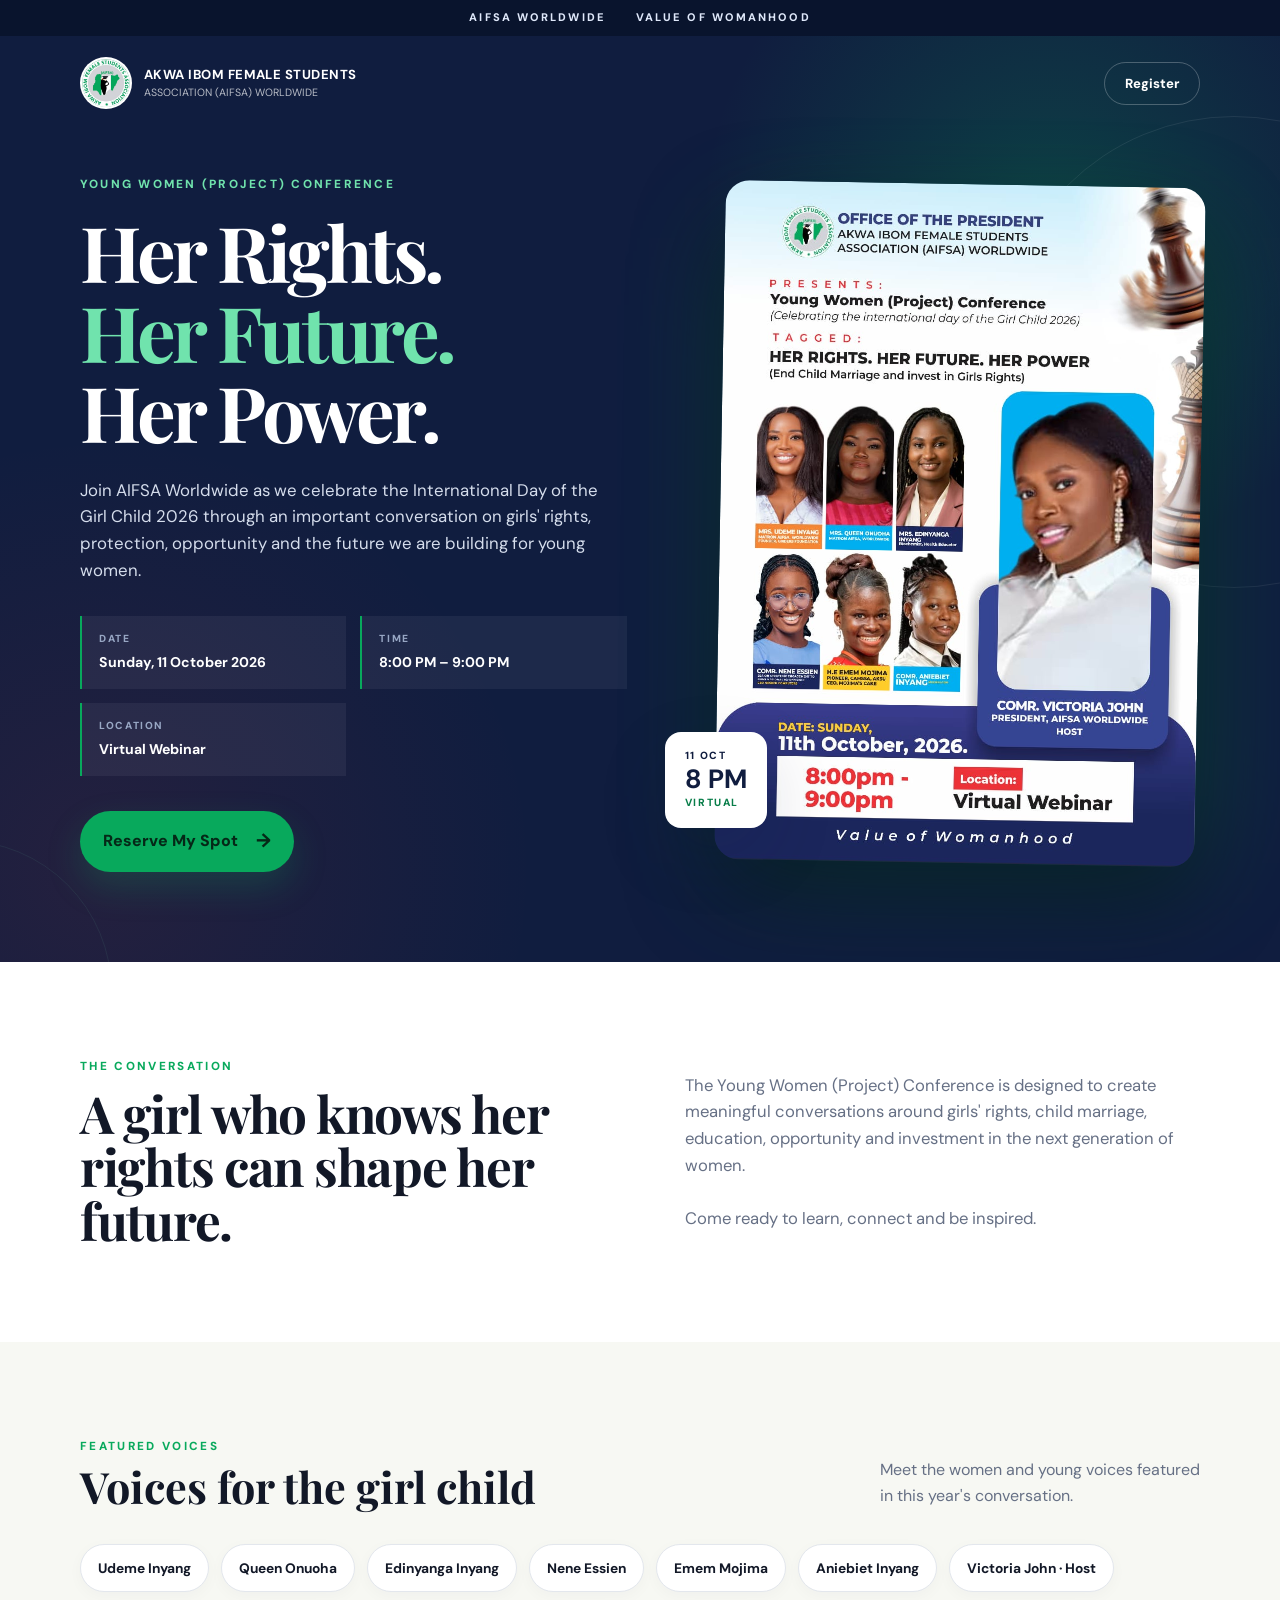
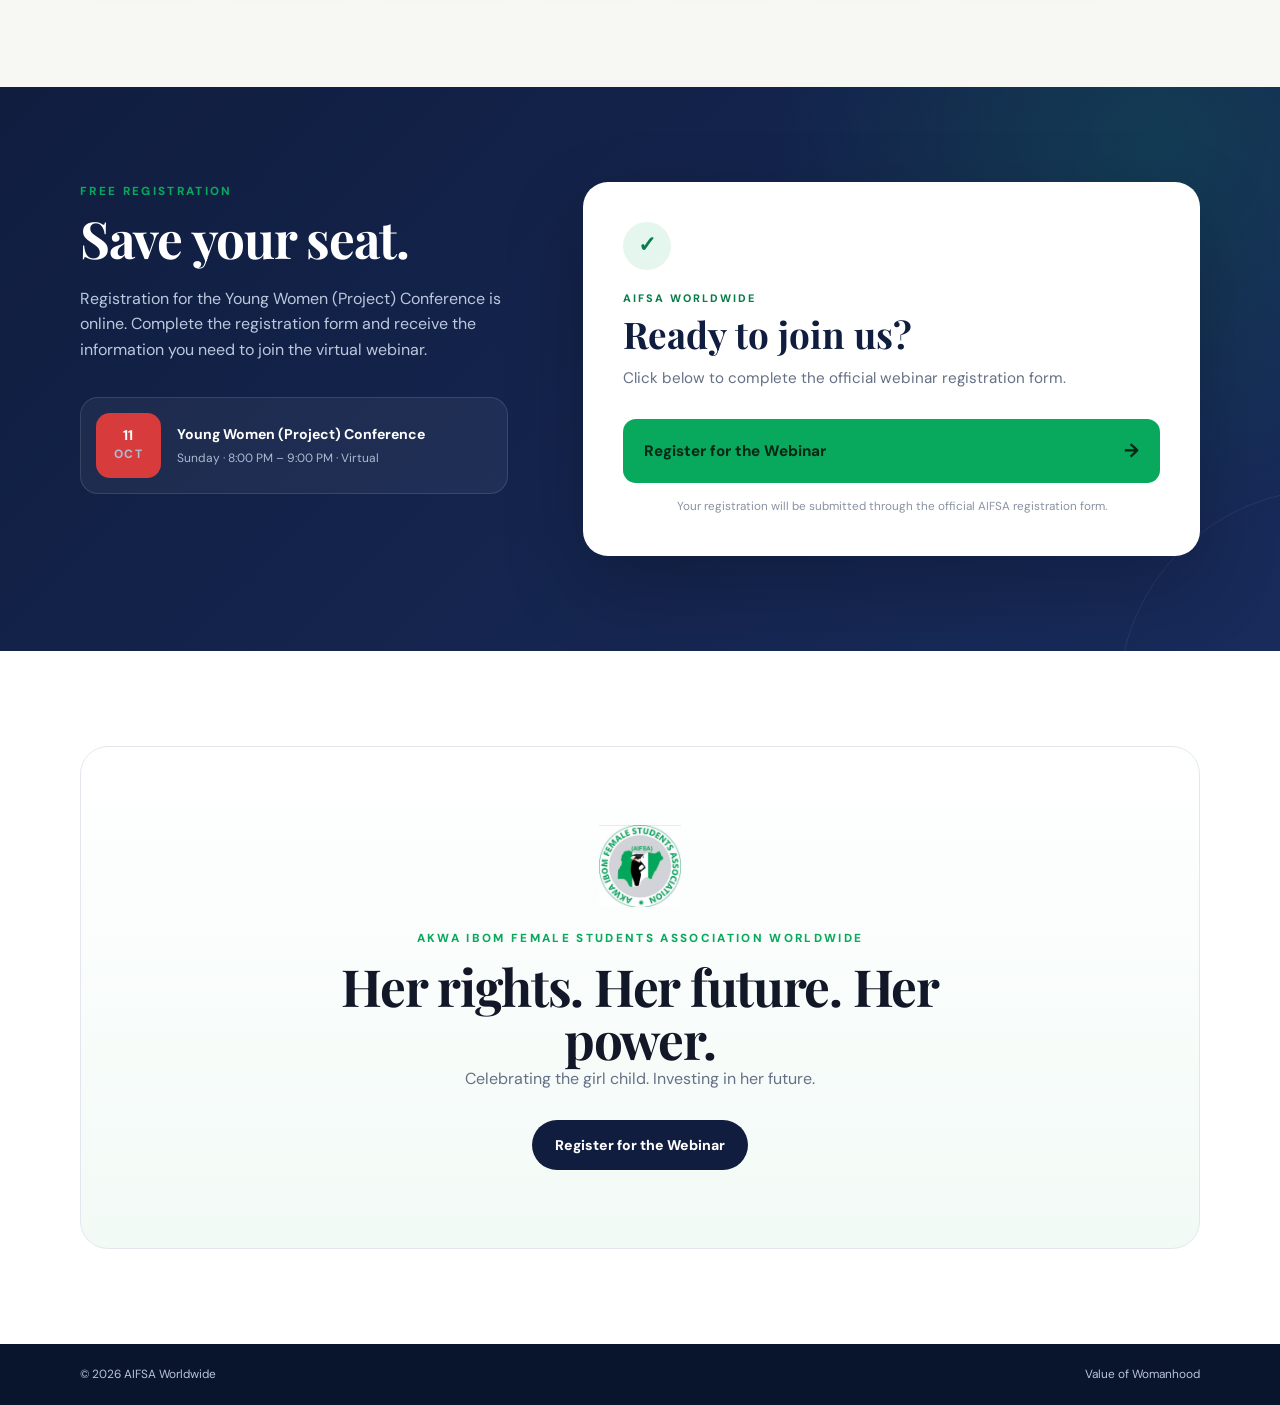
<file: index.html>
<!DOCTYPE html>
<html lang="en">
<head>
  <meta charset="UTF-8">

  <meta
    name="viewport"
    content="width=device-width, initial-scale=1.0"
  >

  <meta
    name="theme-color"
    content="#101d3f"
  >

  <meta
    name="description"
    content="AIFSA Worldwide Young Women (Project) Conference 2026 — Her Rights. Her Future. Her Power."
  >

  <title>
    AIFSA Young Women Conference 2026 | Registration
  </title>

  <!-- Google Fonts -->
  <link rel="preconnect" href="https://fonts.googleapis.com">

  <link
    rel="preconnect"
    href="https://fonts.gstatic.com"
    crossorigin
  >

  <link
    href="https://fonts.googleapis.com/css2?family=DM+Sans:wght@400;500;600;700;800&family=Playfair+Display:wght@600;700&display=swap"
    rel="stylesheet"
  >

  <!-- Main stylesheet -->
  <link rel="stylesheet" href="style.css">
</head>

<body>

  <!-- ======================================================
       TOP BAR
  ======================================================= -->

  <div class="topbar">

    <span>AIFSA WORLDWIDE</span>

    <span>VALUE OF WOMANHOOD</span>

  </div>


  <!-- ======================================================
       HERO
  ======================================================= -->

  <header class="hero">

    <nav class="nav container">

      <a
        href="#top"
        class="brand"
        aria-label="AIFSA Worldwide"
      >

        <img
          src="assets/aifsa-logo.png"
          alt="AIFSA Worldwide Logo"
        >

        <span>

          <strong>
            AKWA IBOM FEMALE STUDENTS
          </strong>

          <small>
            ASSOCIATION (AIFSA) WORLDWIDE
          </small>

        </span>

      </a>


      <a
        href="#register"
        class="nav-btn"
      >
        Register
      </a>

    </nav>


    <div
      class="hero-grid container"
      id="top"
    >

      <!-- HERO TEXT -->

      <div class="hero-copy">

        <p class="eyebrow">
          YOUNG WOMEN (PROJECT) CONFERENCE
        </p>


        <h1>

          Her Rights.
          <br>

          <em>Her Future.</em>
          <br>

          Her Power.

        </h1>


        <p class="lead">

          Join AIFSA Worldwide as we celebrate the
          International Day of the Girl Child 2026
          through an important conversation on girls'
          rights, protection, opportunity and the future
          we are building for young women.

        </p>


        <!-- EVENT INFORMATION -->

        <div class="event-meta">

          <div>

            <span>DATE</span>

            <strong>
              Sunday, 11 October 2026
            </strong>

          </div>


          <div>

            <span>TIME</span>

            <strong>
              8:00 PM – 9:00 PM
            </strong>

          </div>


          <div>

            <span>LOCATION</span>

            <strong>
              Virtual Webinar
            </strong>

          </div>


        </div>


        <a
          href="#register"
          class="primary-btn"
        >

          Reserve My Spot

          <span>→</span>

        </a>

      </div>


      <!-- FLYER -->

      <div class="hero-art">

        <div class="glow"></div>

        <img
          src="assets/webinar-flyer.jpg"
          alt="AIFSA Young Women Project Conference 2026 flyer"
        >


        <div class="floating-card">

          <span>
            11 OCT
          </span>

          <strong>
            8 PM
          </strong>

          <small>
            VIRTUAL
          </small>

        </div>

      </div>

    </div>

  </header>



  <!-- ======================================================
       MAIN CONTENT
  ======================================================= -->

  <main>


    <!-- ====================================================
         CONVERSATION SECTION
    ===================================================== -->

    <section class="statement section">

      <div class="container statement-grid">

        <div>

          <p class="section-label">
            THE CONVERSATION
          </p>


          <h2>
            A girl who knows her rights
            can shape her future.
          </h2>

        </div>


        <p>

          The Young Women (Project) Conference is
          designed to create meaningful conversations
          around girls' rights, child marriage,
          education, opportunity and investment in
          the next generation of women.

          <br><br>

          Come ready to learn, connect and be inspired.

        </p>

      </div>

    </section>



    <!-- ====================================================
         SPEAKERS
    ===================================================== -->

    <section class="speakers section">

      <div class="container">

        <div class="section-heading">

          <div>

            <p class="section-label">
              FEATURED VOICES
            </p>

            <h2>
              Voices for the girl child
            </h2>

          </div>


          <p>

            Meet the women and young voices
            featured in this year's conversation.

          </p>

        </div>


        <div class="speaker-strip">

          <span>
            Udeme Inyang
          </span>

          <span>
            Queen Onuoha
          </span>

          <span>
            Edinyanga Inyang
          </span>

          <span>
            Nene Essien
          </span>

          <span>
            Emem Mojima
          </span>

          <span>
            Aniebiet Inyang
          </span>

          <span>
            Victoria John · Host
          </span>

        </div>

      </div>

    </section>



    <!-- ====================================================
         REGISTRATION
    ===================================================== -->

    <section
      class="register section"
      id="register"
    >

      <div class="container register-grid">


        <!-- REGISTRATION INTRO -->

        <div class="register-intro">

          <p class="section-label">
            FREE REGISTRATION
          </p>


          <h2>
            Save your seat.
          </h2>


          <p>

            Registration for the Young Women
            (Project) Conference is online.

            Complete the registration form and
            receive the information you need
            to join the virtual webinar.

          </p>


          <div class="mini-event">

            <div class="date-box">

              <strong>
                11
              </strong>

              <span>
                OCT
              </span>

            </div>


            <div>

              <strong>
                Young Women (Project) Conference
              </strong>

              <span>
                Sunday · 8:00 PM – 9:00 PM · Virtual
              </span>

            </div>

          </div>

        </div>



        <!-- =================================================
             GOOGLE FORM REGISTRATION CARD
        ================================================== -->

        <div class="registration-form">

          <div class="form-icon">
            ✓
          </div>


          <p class="form-eyebrow">
            AIFSA WORLDWIDE
          </p>


          <h3>
            Ready to join us?
          </h3>


          <p class="form-description">

            Click below to complete the official
            webinar registration form.

          </p>


          <a
            href="https://forms.gle/yBCSRHPm3ZaFPMj28"
            class="submit-btn"
            target="_blank"
            rel="noopener noreferrer"
          >

            <span>
              Register for the Webinar
            </span>

            <span>
              →
            </span>

          </a>


          <p class="form-note">

            Your registration will be submitted
            through the official AIFSA registration form.

          </p>

        </div>

      </div>

    </section>



    <!-- ====================================================
         FLYER / FINAL CTA
    ===================================================== -->

    <section class="closing section">

      <div class="container closing-card">

        <img
          src="assets/aifsa-logo.png"
          alt="AIFSA Worldwide"
        >


        <p class="section-label">

          AKWA IBOM FEMALE STUDENTS
          ASSOCIATION WORLDWIDE

        </p>


        <h2>

          Her rights.
          Her future.
          Her power.

        </h2>


        <p>

          Celebrating the girl child.
          Investing in her future.

        </p>


        <a
          href="#register"
          class="secondary-btn"
        >

          Register for the Webinar

        </a>

      </div>

    </section>

  </main>



  <!-- ======================================================
       FOOTER
  ======================================================= -->

  <footer>

    <div class="container footer-inner">

      <span>
        © 2026 AIFSA Worldwide
      </span>

      <span>
        Value of Womanhood
      </span>

    </div>

  </footer>



  <!-- ======================================================
       JAVASCRIPT
  ======================================================= -->

  <script>

    /*
      ======================================================
      AIFSA WEBINAR REGISTRATION

      Replace:

      YOUR_GOOGLE_FORM_LINK_HERE

      with the exact Google Form link you already created.

      Example:

      https://docs.google.com/forms/d/e/XXXXXXXX/viewform

      Nothing else in this file needs to change.
      ======================================================
    */


    const registrationLink =
      "YOUR_GOOGLE_FORM_LINK_HERE";


    /*
      Apply the registration link to every
      registration button on the page.
    */

    document
      .querySelectorAll(
        'a[href="YOUR_GOOGLE_FORM_LINK_HERE"]'
      )
      .forEach(button => {

        button.href = registrationLink;

      });


  </script>

</body>
</html>
</file>
<file: style.css>
/* ==========================================================
   AIFSA YOUNG WOMEN (PROJECT) CONFERENCE 2026
   STANDALONE WEBINAR REGISTRATION PAGE
   ========================================================== */


/* ==========================================================
   ROOT
   ========================================================== */

:root {
  --navy: #101d3f;
  --navy-dark: #0a142d;
  --navy-light: #182b5b;

  --green: #08a95c;
  --green-dark: #087d49;
  --green-light: #70e3ad;

  --red: #d83b3b;
  --gold: #e5b84d;

  --cream: #f7f8f3;
  --white: #ffffff;

  --ink: #121827;
  --muted: #667085;
  --line: #e3e7ed;

  --shadow: 0 25px 70px rgba(16, 29, 63, 0.14);

  --radius: 24px;
}


/* ==========================================================
   RESET
   ========================================================== */

* {
  margin: 0;
  padding: 0;
  box-sizing: border-box;
}

html {
  scroll-behavior: smooth;
}

body {
  font-family: "DM Sans", sans-serif;
  color: var(--ink);
  background: var(--cream);
  line-height: 1.6;
  overflow-x: hidden;
}

img {
  display: block;
  max-width: 100%;
}

a {
  color: inherit;
  text-decoration: none;
}

button,
input,
select {
  font: inherit;
}


/* ==========================================================
   GLOBAL CONTAINER
   ========================================================== */

.container {
  width: min(1120px, calc(100% - 40px));
  margin-left: auto;
  margin-right: auto;
}

.section {
  padding: 95px 0;
}


/* ==========================================================
   TOP BAR
   ========================================================== */

.topbar {
  min-height: 36px;

  display: flex;
  align-items: center;
  justify-content: center;

  gap: 30px;

  padding: 9px 18px;

  background: #09142d;
  color: #dfe8fa;

  font-size: 0.69rem;
  font-weight: 800;

  letter-spacing: 0.19em;
}


/* ==========================================================
   HERO
   ========================================================== */

.hero {
  position: relative;

  overflow: hidden;

  color: var(--white);

  background:
    radial-gradient(
      circle at 82% 20%,
      rgba(8, 169, 92, 0.25),
      transparent 27%
    ),
    radial-gradient(
      circle at 8% 90%,
      rgba(216, 59, 59, 0.10),
      transparent 30%
    ),
    var(--navy);
}


/* Decorative circle */

.hero::before {
  content: "";

  position: absolute;

  width: 470px;
  height: 470px;

  right: -190px;
  top: 80px;

  border: 1px solid rgba(255, 255, 255, 0.08);

  border-radius: 50%;

  pointer-events: none;
}

.hero::after {
  content: "";

  position: absolute;

  width: 300px;
  height: 300px;

  left: -190px;
  bottom: -180px;

  border: 1px solid rgba(112, 227, 173, 0.08);

  border-radius: 50%;

  pointer-events: none;
}


/* ==========================================================
   NAVIGATION
   ========================================================== */

.nav {
  position: relative;
  z-index: 10;

  display: flex;
  align-items: center;
  justify-content: space-between;

  padding: 21px 0;
}


/* Brand */

.brand {
  display: flex;
  align-items: center;

  gap: 12px;
}

.brand img {
  width: 52px;
  height: 52px;

  object-fit: contain;

  padding: 2px;

  background: var(--white);

  border-radius: 50%;
}

.brand strong,
.brand small {
  display: block;

  line-height: 1.2;
}

.brand strong {
  font-size: 0.82rem;

  letter-spacing: 0.035em;
}

.brand small {
  margin-top: 4px;

  color: rgba(255, 255, 255, 0.7);

  font-size: 0.66rem;
}


/* Navigation button */

.nav-btn {
  display: inline-flex;

  align-items: center;
  justify-content: center;

  padding: 10px 20px;

  border: 1px solid rgba(255, 255, 255, 0.25);

  border-radius: 999px;

  color: var(--white);

  font-size: 0.82rem;
  font-weight: 800;

  transition: 0.25s ease;
}

.nav-btn:hover {
  background: rgba(255, 255, 255, 0.09);

  border-color: rgba(255, 255, 255, 0.4);
}


/* ==========================================================
   HERO GRID
   ========================================================== */

.hero-grid {
  position: relative;
  z-index: 2;

  min-height: 700px;

  display: grid;

  grid-template-columns: 1fr 0.92fr;

  align-items: center;

  gap: 70px;

  padding-top: 45px;
  padding-bottom: 90px;
}


/* ==========================================================
   HERO COPY
   ========================================================== */

.hero-copy {
  max-width: 640px;
}

.eyebrow {
  margin-bottom: 18px;

  color: var(--green-light);

  font-size: 0.74rem;
  font-weight: 800;

  letter-spacing: 0.19em;
}


h1,
h2 {
  font-family: "Playfair Display", serif;

  line-height: 1.04;
}


h1 {
  font-size: clamp(3.3rem, 6vw, 6rem);

  letter-spacing: -0.045em;
}

h1 em {
  color: var(--green-light);

  font-style: normal;
}


.lead {
  max-width: 600px;

  margin-top: 25px;
  margin-bottom: 32px;

  color: #d5ddec;

  font-size: 1.05rem;
}


/* ==========================================================
   EVENT DETAILS
   ========================================================== */

.event-meta {
  display: grid;

  grid-template-columns: 1fr 1fr;

  gap: 14px;

  margin-bottom: 35px;
}

.event-meta div {
  padding: 15px 17px;

  border-left: 2px solid var(--green);

  background: rgba(255, 255, 255, 0.055);
}

.event-meta span {
  display: block;

  margin-bottom: 4px;

  color: #98a7c4;

  font-size: 0.64rem;
  font-weight: 800;

  letter-spacing: 0.16em;
}

.event-meta strong {
  display: block;

  font-size: 0.88rem;
}


/* ==========================================================
   PRIMARY BUTTON
   ========================================================== */

.primary-btn {
  display: inline-flex;

  align-items: center;
  justify-content: center;

  gap: 18px;

  padding: 15px 23px;

  background: var(--green);

  color: #052817;

  border-radius: 999px;

  font-weight: 800;

  box-shadow:
    0 15px 35px rgba(8, 169, 92, 0.22);

  transition: 0.25s ease;
}

.primary-btn:hover {
  transform: translateY(-2px);

  background: #27c579;
}

.primary-btn span {
  font-size: 1.2rem;
}


/* ==========================================================
   HERO FLYER
   ========================================================== */

.hero-art {
  position: relative;

  width: 100%;
  max-width: 510px;

  justify-self: end;
}

.hero-art > img {
  position: relative;
  z-index: 2;

  width: min(100%, 480px);

  margin-left: auto;

  border-radius: 24px;

  box-shadow:
    0 35px 90px rgba(0, 0, 0, 0.4);

  transform: rotate(1deg);
}

.glow {
  position: absolute;

  inset: 8% 0 0 8%;

  background: var(--green);

  opacity: 0.32;

  filter: blur(60px);
}


/* ==========================================================
   FLYING DATE CARD
   ========================================================== */

.floating-card {
  position: absolute;

  z-index: 5;

  left: -32px;
  bottom: 35px;

  min-width: 100px;

  padding: 16px 20px;

  background: var(--white);

  color: var(--navy);

  border-radius: 16px;

  box-shadow: var(--shadow);
}

.floating-card span,
.floating-card small {
  display: block;

  font-size: 0.65rem;

  font-weight: 800;

  letter-spacing: 0.15em;
}

.floating-card strong {
  display: block;

  margin: 1px 0;

  font-size: 1.65rem;

  line-height: 1.1;
}

.floating-card small {
  color: var(--green-dark);
}


/* ==========================================================
   STATEMENT SECTION
   ========================================================== */

.statement {
  background: var(--white);
}

.statement-grid {
  display: grid;

  grid-template-columns: 1fr 1fr;

  align-items: center;

  gap: 90px;
}

.section-label {
  color: var(--green);

  font-size: 0.73rem;
  font-weight: 800;

  letter-spacing: 0.2em;
}

.statement h2,
.register h2,
.closing h2 {
  margin-top: 12px;

  font-size: clamp(2.4rem, 4vw, 4.1rem);

  letter-spacing: -0.025em;
}

.statement-grid > p {
  color: var(--muted);

  font-size: 1.04rem;
}


/* ==========================================================
   SPEAKERS SECTION
   ========================================================== */

.speakers {
  background: var(--cream);
}

.section-heading {
  display: flex;

  align-items: flex-end;

  justify-content: space-between;

  gap: 40px;

  margin-bottom: 35px;
}

.section-heading h2 {
  margin-top: 8px;

  font-size: 2.7rem;
}

.section-heading > p {
  max-width: 320px;

  color: var(--muted);
}


/* Speaker pills */

.speaker-strip {
  display: flex;

  flex-wrap: wrap;

  gap: 12px;
}

.speaker-strip span {
  padding: 12px 17px;

  border: 1px solid var(--line);

  border-radius: 999px;

  background: var(--white);

  font-size: 0.86rem;

  font-weight: 700;

  box-shadow: 0 4px 15px rgba(16, 29, 63, 0.03);

  transition: 0.2s ease;
}

.speaker-strip span:hover {
  transform: translateY(-2px);

  border-color: rgba(8, 169, 92, 0.3);
}


/* ==========================================================
   REGISTRATION SECTION
   ========================================================== */

.register {
  position: relative;

  overflow: hidden;

  color: var(--white);

  background:
    radial-gradient(
      circle at 90% 10%,
      rgba(8, 169, 92, 0.16),
      transparent 30%
    ),
    linear-gradient(
      135deg,
      var(--navy),
      var(--navy-light)
    );
}

.register::after {
  content: "";

  position: absolute;

  width: 420px;
  height: 420px;

  right: -260px;
  bottom: -260px;

  border: 1px solid rgba(255, 255, 255, 0.07);

  border-radius: 50%;
}

.register-grid {
  position: relative;
  z-index: 2;

  display: grid;

  grid-template-columns: 0.82fr 1.18fr;

  align-items: start;

  gap: 75px;
}


/* Registration text */

.register-intro > p:not(.section-label) {
  max-width: 480px;

  margin-top: 20px;

  color: #bdc8dd;
}


/* ==========================================================
   MINI EVENT CARD
   ========================================================== */

.mini-event {
  display: flex;

  align-items: center;

  gap: 16px;

  margin-top: 35px;

  padding: 15px;

  border: 1px solid rgba(255, 255, 255, 0.12);

  border-radius: 18px;

  background: rgba(255, 255, 255, 0.05);
}

.date-box {
  width: 65px;
  height: 65px;

  flex: 0 0 65px;

  display: grid;

  place-content: center;

  text-align: center;

  border-radius: 14px;

  background: var(--red);
}

.date-box strong {
  font-size: 1.6rem;

  line-height: 1;
}

.date-box span {
  font-size: 0.65rem;

  font-weight: 800;

  letter-spacing: 0.12em;
}

.mini-event strong,
.mini-event span {
  display: block;
}

.mini-event strong {
  font-size: 0.88rem;
}

.mini-event span {
  margin-top: 3px;

  color: #aebad0;

  font-size: 0.75rem;
}


/* ==========================================================
   REGISTRATION CARD
   ========================================================== */

.registration-form {
  padding: 40px;

  background: var(--white);

  color: var(--ink);

  border-radius: 25px;

  box-shadow:
    0 30px 80px rgba(0, 0, 0, 0.22);
}


/* Form icon */

.form-icon {
  width: 48px;
  height: 48px;

  display: grid;

  place-items: center;

  margin-bottom: 20px;

  background: rgba(8, 169, 92, 0.1);

  color: var(--green-dark);

  border-radius: 50%;

  font-size: 1.35rem;
  font-weight: 800;
}


/* Form heading */

.form-eyebrow {
  margin-bottom: 7px;

  color: var(--green-dark);

  font-size: 0.68rem;

  font-weight: 800;

  letter-spacing: 0.18em;
}

.registration-form h3 {
  font-family: "Playfair Display", serif;

  font-size: 2.3rem;

  line-height: 1.1;

  color: var(--navy);
}

.form-description {
  max-width: 500px;

  margin-top: 12px;
  margin-bottom: 28px;

  color: var(--muted);

  font-size: 0.95rem;
}


/* ==========================================================
   SUBMIT / GOOGLE FORM BUTTON
   ========================================================== */

.submit-btn {
  width: 100%;

  display: flex;

  align-items: center;
  justify-content: space-between;

  gap: 18px;

  padding: 17px 21px;

  background: var(--green);

  color: #052817;

  border-radius: 13px;

  font-size: 0.95rem;

  font-weight: 800;

  transition: 0.25s ease;
}

.submit-btn:hover {
  transform: translateY(-2px);

  background: #27c579;

  box-shadow:
    0 12px 25px rgba(8, 169, 92, 0.2);
}

.submit-btn span:last-child {
  font-size: 1.2rem;
}

.form-note {
  margin-top: 15px;

  color: #8992a2;

  font-size: 0.73rem;

  line-height: 1.5;

  text-align: center;
}


/* ==========================================================
   CLOSING SECTION
   ========================================================== */

.closing {
  background: var(--white);
}

.closing-card {
  padding: 78px 25px;

  text-align: center;

  border: 1px solid var(--line);

  border-radius: 28px;

  background:
    linear-gradient(
      180deg,
      #ffffff,
      #f2faf6
    );
}

.closing-card img {
  width: 82px;
  height: 82px;

  object-fit: contain;

  margin: 0 auto 22px;
}

.closing-card h2 {
  max-width: 720px;

  margin-left: auto;
  margin-right: auto;
}

.closing-card > p:not(.section-label) {
  color: var(--muted);
}


/* ==========================================================
   SECONDARY BUTTON
   ========================================================== */

.secondary-btn {
  display: inline-flex;

  align-items: center;
  justify-content: center;

  margin-top: 28px;

  padding: 14px 23px;

  background: var(--navy);

  color: var(--white);

  border-radius: 999px;

  font-size: 0.88rem;

  font-weight: 800;

  transition: 0.25s ease;
}

.secondary-btn:hover {
  transform: translateY(-2px);

  background: var(--navy-light);
}


/* ==========================================================
   FOOTER
   ========================================================== */

footer {
  background: #09142d;

  color: #b9c4d9;

  padding: 21px 0;

  font-size: 0.74rem;
}

.footer-inner {
  display: flex;

  align-items: center;

  justify-content: space-between;

  gap: 20px;
}


/* ==========================================================
   TABLET
   ========================================================== */

@media (max-width: 900px) {

  .hero-grid {
    grid-template-columns: 1fr;

    gap: 55px;

    padding-top: 35px;
  }

  .hero-copy {
    max-width: 700px;
  }

  .hero-art {
    justify-self: center;

    width: min(100%, 520px);
  }

  .hero-art > img {
    margin-left: auto;
    margin-right: auto;
  }

  .statement-grid {
    grid-template-columns: 1fr;

    gap: 35px;
  }

  .register-grid {
    grid-template-columns: 1fr;

    gap: 45px;
  }

}


/* ==========================================================
   MOBILE
   ========================================================== */

@media (max-width: 600px) {

  .container {
    width: calc(100% - 28px);
  }

  .section {
    padding: 65px 0;
  }


  /* Topbar */

  .topbar {
    gap: 10px;

    font-size: 0.55rem;

    letter-spacing: 0.12em;

    text-align: center;
  }


  /* Navigation */

  .nav {
    padding: 16px 0;
  }

  .brand {
    gap: 9px;
  }

  .brand img {
    width: 43px;
    height: 43px;
  }

  .brand strong {
    font-size: 0.66rem;
  }

  .brand small {
    font-size: 0.53rem;
  }

  .nav-btn {
    padding: 8px 15px;

    font-size: 0.78rem;
  }


  /* Hero */

  .hero-grid {
    min-height: auto;

    padding-top: 30px;
    padding-bottom: 70px;
  }

  h1 {
    font-size: 3.35rem;
  }

  .lead {
    font-size: 0.94rem;

    line-height: 1.7;
  }


  /* Event details */

  .event-meta {
    grid-template-columns: 1fr;

    gap: 9px;
  }

  .event-meta div {
    padding: 13px 15px;
  }


  /* Hero image */

  .hero-art {
    max-width: 480px;
  }

  .hero-art > img {
    width: 100%;

    border-radius: 18px;
  }

  .floating-card {
    left: 8px;
    bottom: 18px;

    padding: 13px 16px;
  }

  .floating-card strong {
    font-size: 1.4rem;
  }


  /* Statement */

  .statement h2,
  .register h2,
  .closing h2 {
    font-size: 2.45rem;
  }


  /* Speaker section */

  .section-heading {
    display: block;
  }

  .section-heading h2 {
    font-size: 2.25rem;
  }

  .section-heading > p {
    margin-top: 15px;
  }

  .speaker-strip {
    gap: 8px;
  }

  .speaker-strip span {
    padding: 10px 13px;

    font-size: 0.76rem;
  }


  /* Registration */

  .registration-form {
    padding: 27px 20px;

    border-radius: 20px;
  }

  .registration-form h3 {
    font-size: 2rem;
  }

  .mini-event {
    align-items: flex-start;
  }


  /* Closing */

  .closing-card {
    padding: 60px 18px;

    border-radius: 22px;
  }


  /* Footer */

  .footer-inner {
    display: block;

    text-align: center;
  }

  .footer-inner span {
    display: block;
  }

  .footer-inner span + span {
    margin-top: 5px;
  }

}


/* ==========================================================
   VERY SMALL PHONES
   ========================================================== */

@media (max-width: 380px) {

  h1 {
    font-size: 2.9rem;
  }

  .brand small {
    display: none;
  }

  .nav-btn {
    padding: 7px 12px;
  }

  .primary-btn {
    width: 100%;
  }

  .registration-form {
    padding: 23px 16px;
  }

}
</file>
